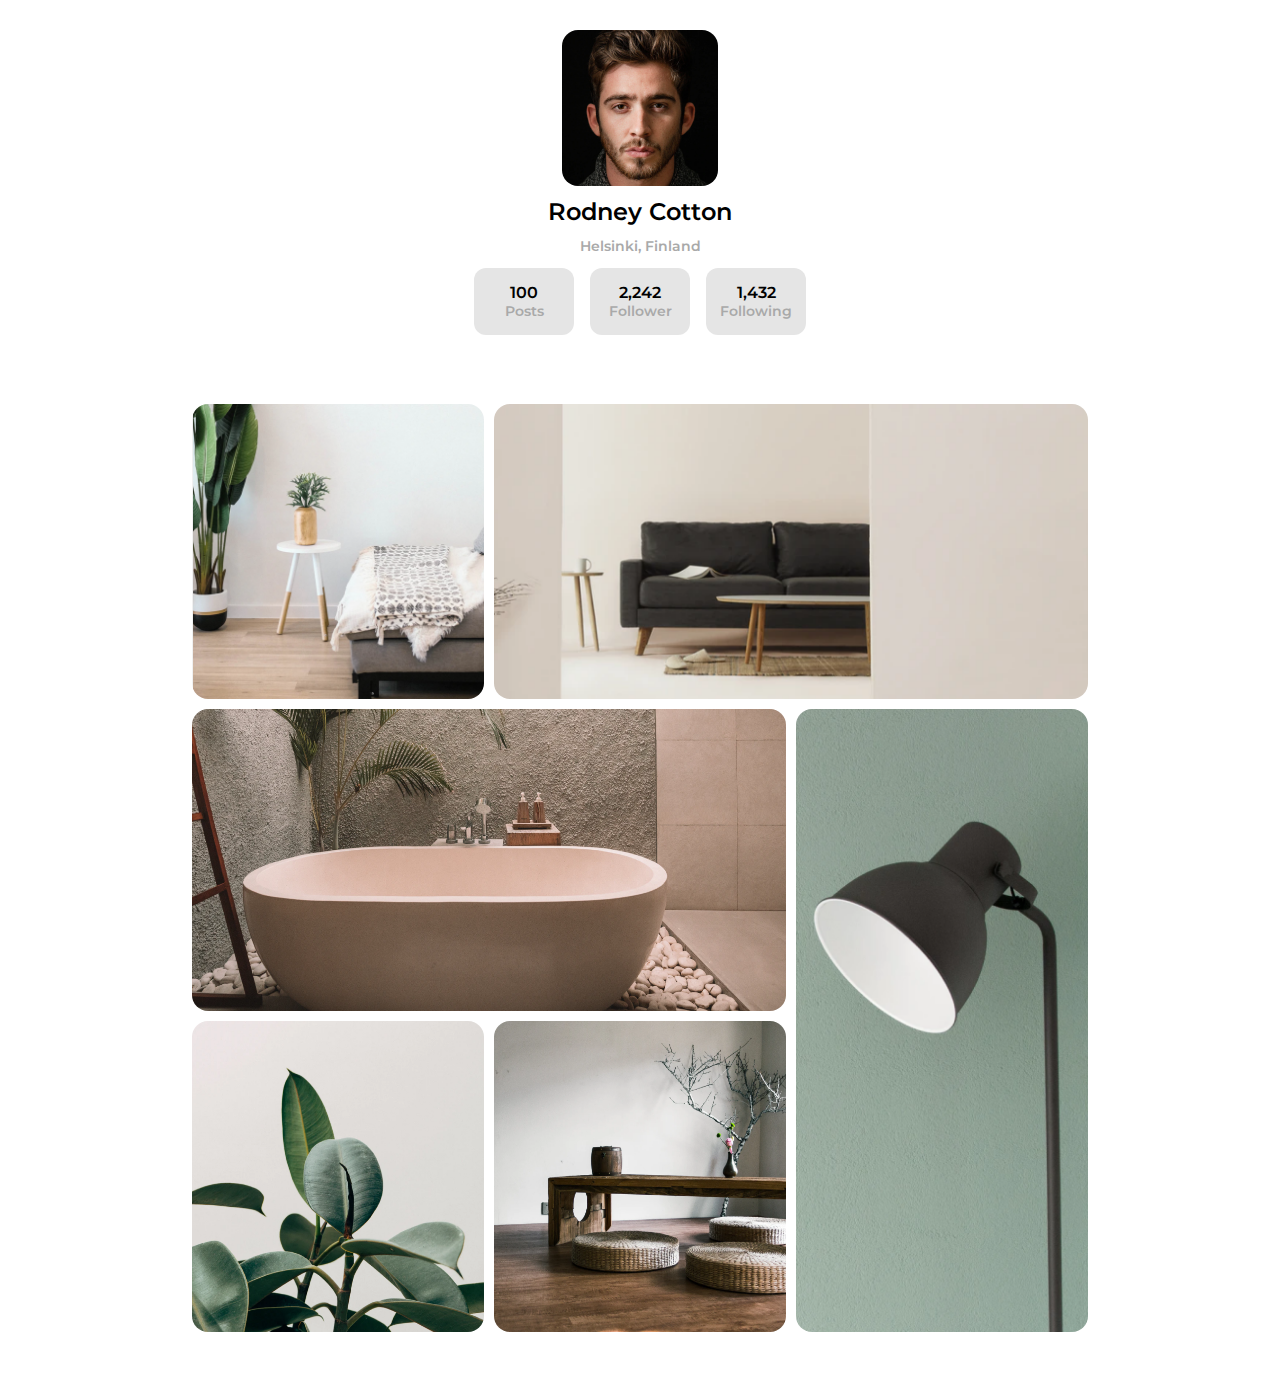
<file: My Gallery/index.html>
<!DOCTYPE html>
<html lang="en">

<head>
    <meta charset="UTF-8">
    <meta http-equiv="X-UA-Compatible" content="IE=edge">
    <meta name="viewport" content="width=device-width, initial-scale=1.0">
    <title>My gallery</title>
    <link rel="preconnect" href="https://fonts.googleapis.com">
    <link rel="preconnect" href="https://fonts.gstatic.com" crossorigin>
    <link href="https://fonts.googleapis.com/css2?family=Montserrat:ital,wght@0,100;0,600;1,500&display=swap" rel="stylesheet">
    <link rel="shortcut icon" type="image/x-icon" href="https://devchallenges.io/" />
    <link rel="stylesheet" href="https://use.fontawesome.com/releases/v5.14.0/css/all.css" integrity="sha384-HzLeBuhoNPvSl5KYnjx0BT+WB0QEEqLprO+NBkkk5gbc67FTaL7XIGa2w1L0Xbgc" crossorigin="anonymous" />
    <link rel="stylesheet" href="/My Gallery/style.css">
</head>

<body>
    <header class="header">
        <div class="profile-container">

            <img class="img profile-img" src="/My Gallery/my-gallery-master/profilePhoto.png" alt="">
        </div>
        <p class="text-name">Rodney Cotton</p>
        <p class="text-place">Helsinki, Finland</p>

        <div class="cards-container">
            <div class="cards">
                <p class="cards-numeber">100</p>
                <p class="cards-text">Posts</p>
            </div>
            <div class="cards">
                <p class="cards-numeber">2,242</p>
                <p class="cards-text">Follower</p>
            </div>
            <div class="cards">
                <p class="cards-numeber">1,432</p>
                <p class="cards-text">Following</p>
            </div>
        </div>
    </header>
    <main class="main">
        <div class="img-hover">
            <img class="img photo-1" src="/My Gallery/my-gallery-master/photo1.png" alt="">

        </div>
        <div class="img-hover">
            <img class="img photo-2" src="/My Gallery/my-gallery-master/photo2.png" alt="">

        </div>
        <div class="img-hover">
            <img class="img photo-3" src="/My Gallery/my-gallery-master/photo3.png" alt="">

        </div>
        <div class="img-hover">

            <img class="img photo-4" src="/My Gallery/my-gallery-master/photo_4.png" alt="">
        </div>
        <div class="img-hover">
            <img class="img photo-5" src="/My Gallery/my-gallery-master/photo5.png" alt="">

        </div>
        <div class="img-hover">
            <img class="img photo-6" src="/My Gallery/my-gallery-master/photo6.png" alt="">

        </div>
    </main>
</body>

</html>
</file>
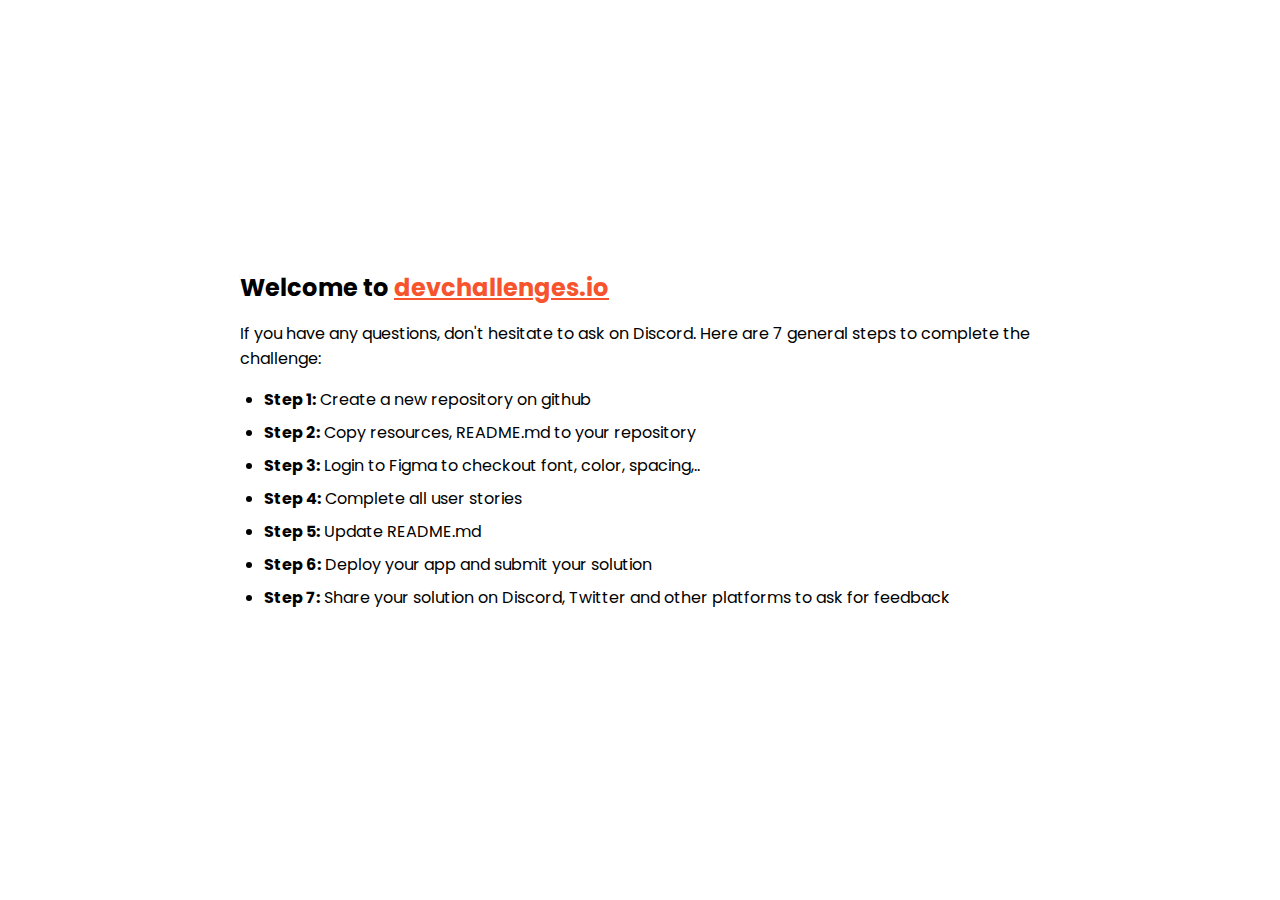
<file: My Gallery/my-gallery-master/index.html>
<!DOCTYPE html>
<html lang="en">
  <head>
    <meta charset="utf-8" />
    <meta
      name="viewport"
      content="width=device-width, initial-scale=1,
  maximum-scale=5"
    />

    <link rel="icon" href="devchallenges.png" />

    <link
      rel="shortcut icon"
      type="image/x-icon"
      href="https://devchallenges.io/"
    />

    <link
      href="https://fonts.googleapis.com/css2?family=Poppins:wght@400;500&display=swap"
      rel="stylesheet"
    />

    <title>Devchallenges</title>

    <style>
      body {
        font-family: "Poppins", sans-serif;
      }

      ul {
        padding-left: 24px;
      }

      li {
        margin-bottom: 8px;
      }

      .welcome {
        max-width: 800px;
        margin: 0 auto;
      }

      .welcome-text {
        margin-top: 30vh;
        font-weight: 500;
      }

      .welcome-text p {
        font-size: 1rem;
        font-weight: 400;
      }

      .welcome-text h1 {
        font-size: 1.5rem;
      }

      .welcome-text a {
        color: #f7542e;
      }
    </style>
  </head>
  <body>
    <div class="welcome">
      <div class="welcome-text">
        <h1>
          Welcome to
          <a href="https://devchallenges.io/" target="_blank"
            >devchallenges.io</a
          >
        </h1>

        <p>
          If you have any questions, don't hesitate to ask on Discord. Here are
          7 general steps to complete the challenge:
        </p>
      </div>

      <ul>
        <li><b>Step 1:</b> Create a new repository on github</li>
        <li><b>Step 2:</b> Copy resources, README.md to your repository</li>
        <li>
          <b>Step 3:</b> Login to Figma to checkout font, color, spacing,..
        </li>
        <li><b>Step 4:</b> Complete all user stories</li>
        <li><b>Step 5:</b> Update README.md</li>
        <li><b>Step 6:</b> Deploy your app and submit your solution</li>
        <li>
          <b>Step 7:</b> Share your solution on Discord, Twitter and other
          platforms to ask for feedback
        </li>
      </ul>
    </div>
  </body>
</html>
</file>
<file: My Gallery/style.css>
:root {
    --gray: #e5e5e5;
    --second-text-color: #a9a9a9;
    --font-family: "Montserrat", sans-serif;
}

* {
    box-sizing: border-box;
    margin: 0;
}

.body {
    margin: 0 auto;
    font-family: var(--font-family);
    max-width: 960px;
    padding: 0 1.0875rem 0.45rem;
    background-color: red;
}

@media (min-width: 910px) {
    .text-name {
        font-size: 14px;
    }
    .text-place {
        font-size: 12px;
        color: var(--second-text-color);
    }
    .cards-number {
        font-size: 15px;
    }
    .cards-text {
        color: var(--second-text-color);
        font-size: 15px;
    }
    .profile-img {
        width: 156px;
        height: 156px;
    }
    .main {
        display: grid;
        grid-template-columns: repeat(3, 1fr);
        margin: 0 auto;
        width: 90%;
        padding-top: 64px;
        padding-bottom: 64px;
        gap: 20px;
    }
}

.header {
    width: 100%;
    font-family: var(--font-family);
    font-weight: 600;
    margin-top: 30px;
}

.profile-container {
    width: 100%;
}

.img-container {
    width: 100%;
}

.img {
    width: 100%;
    height: 100%;
    border-radius: 16px;
}

.profile-img {
    display: block;
    width: 156px;
    height: 156px;
    margin: 0 auto;
}

.profile-container,
.cards-container {
    display: flex;
    justify-content: center;
    flex-direction: column;
}

.text-name {
    font-size: 24px;
}

.text-place {
    font-size: 14px;
    color: var(--second-text-color);
}

.text-name,
.text-place {
    text-align: center;
    margin-top: 11px;
}

.cards-container {
    display: flex;
    flex-direction: row;
    margin-top: 8px;
}

.cards {
    min-width: 72px;
    width: 100px;
    height: 67px;
    display: flex;
    flex-direction: column;
    justify-content: center;
    align-items: center;
    background-color: var(--gray);
    border-radius: 12px;
    margin: 0.3rem 0.5rem;
}

.cards-number {
    font-size: 22px;
}

.cards-text {
    color: var(--second-text-color);
    font-size: 14px;
}

.cards-number,
.cards-text {
    display: inline-block;
    margin: 0;
}


/*-------------------------------------------------*/

.main {
    display: grid;
    grid-template-columns: repeat(3, 1fr);
    grid-template-rows: repeat(3, auto);
    width: 70%;
    margin: 0 auto;
    padding-top: 64px;
    padding-bottom: 64px;
    min-width: 70%;
    gap: 10px;
}

.main :nth-child(1) {
    grid-column: 1 / 2;
    grid-row: 1/2;
}

.main :nth-child(2) {
    grid-column: 2 / 4;
    grid-row: 1/2;
}

.main :nth-child(3) {
    grid-column: 1 / 3;
    grid-row: 2/3;
}

.main :nth-child(4) {
    grid-column: 3 / 4;
    grid-row: 2/4;
}

.main :nth-child(5) {
    grid-column: 1 / 2;
    grid-row: 3/4;
}

.main :nth-child(6) {
    grid-column: 2 / 3;
    grid-row: 3/4;
}

.img .img-hover {
    overflow: hidden;
}
</file>
